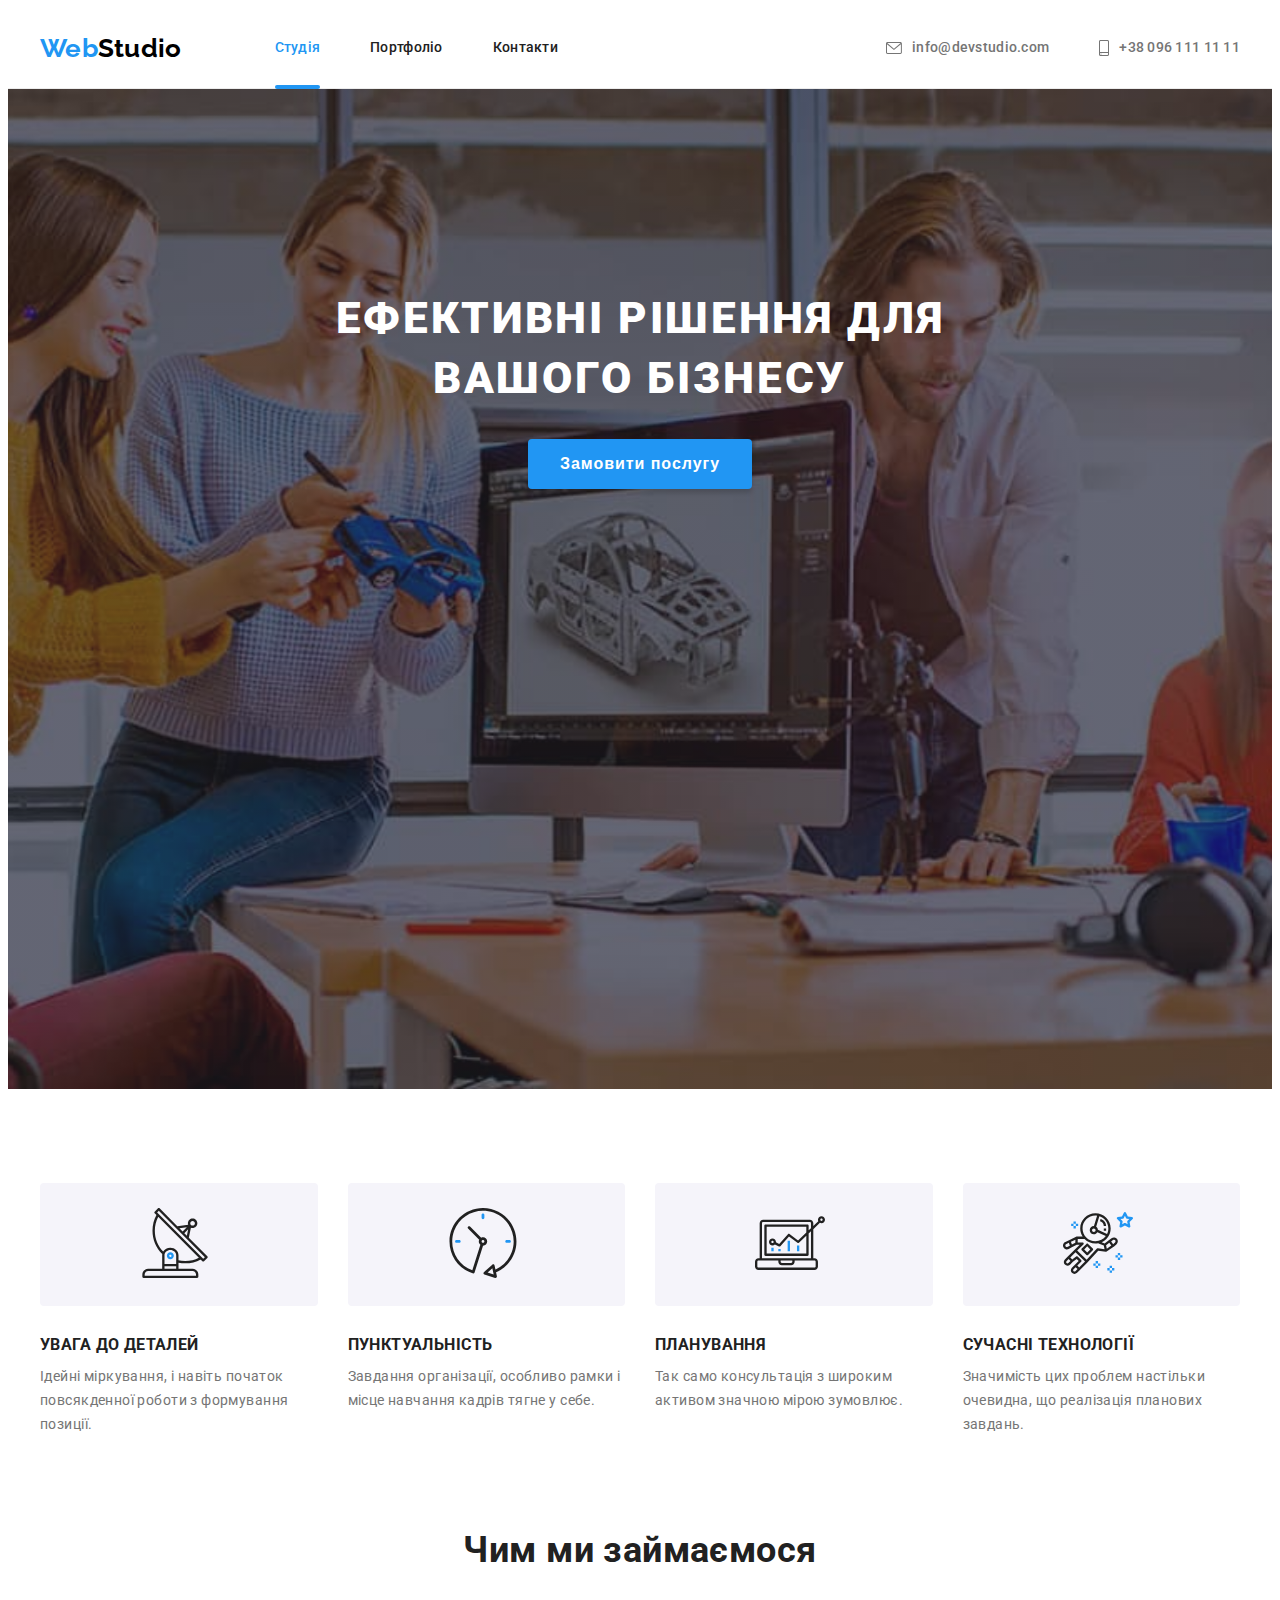
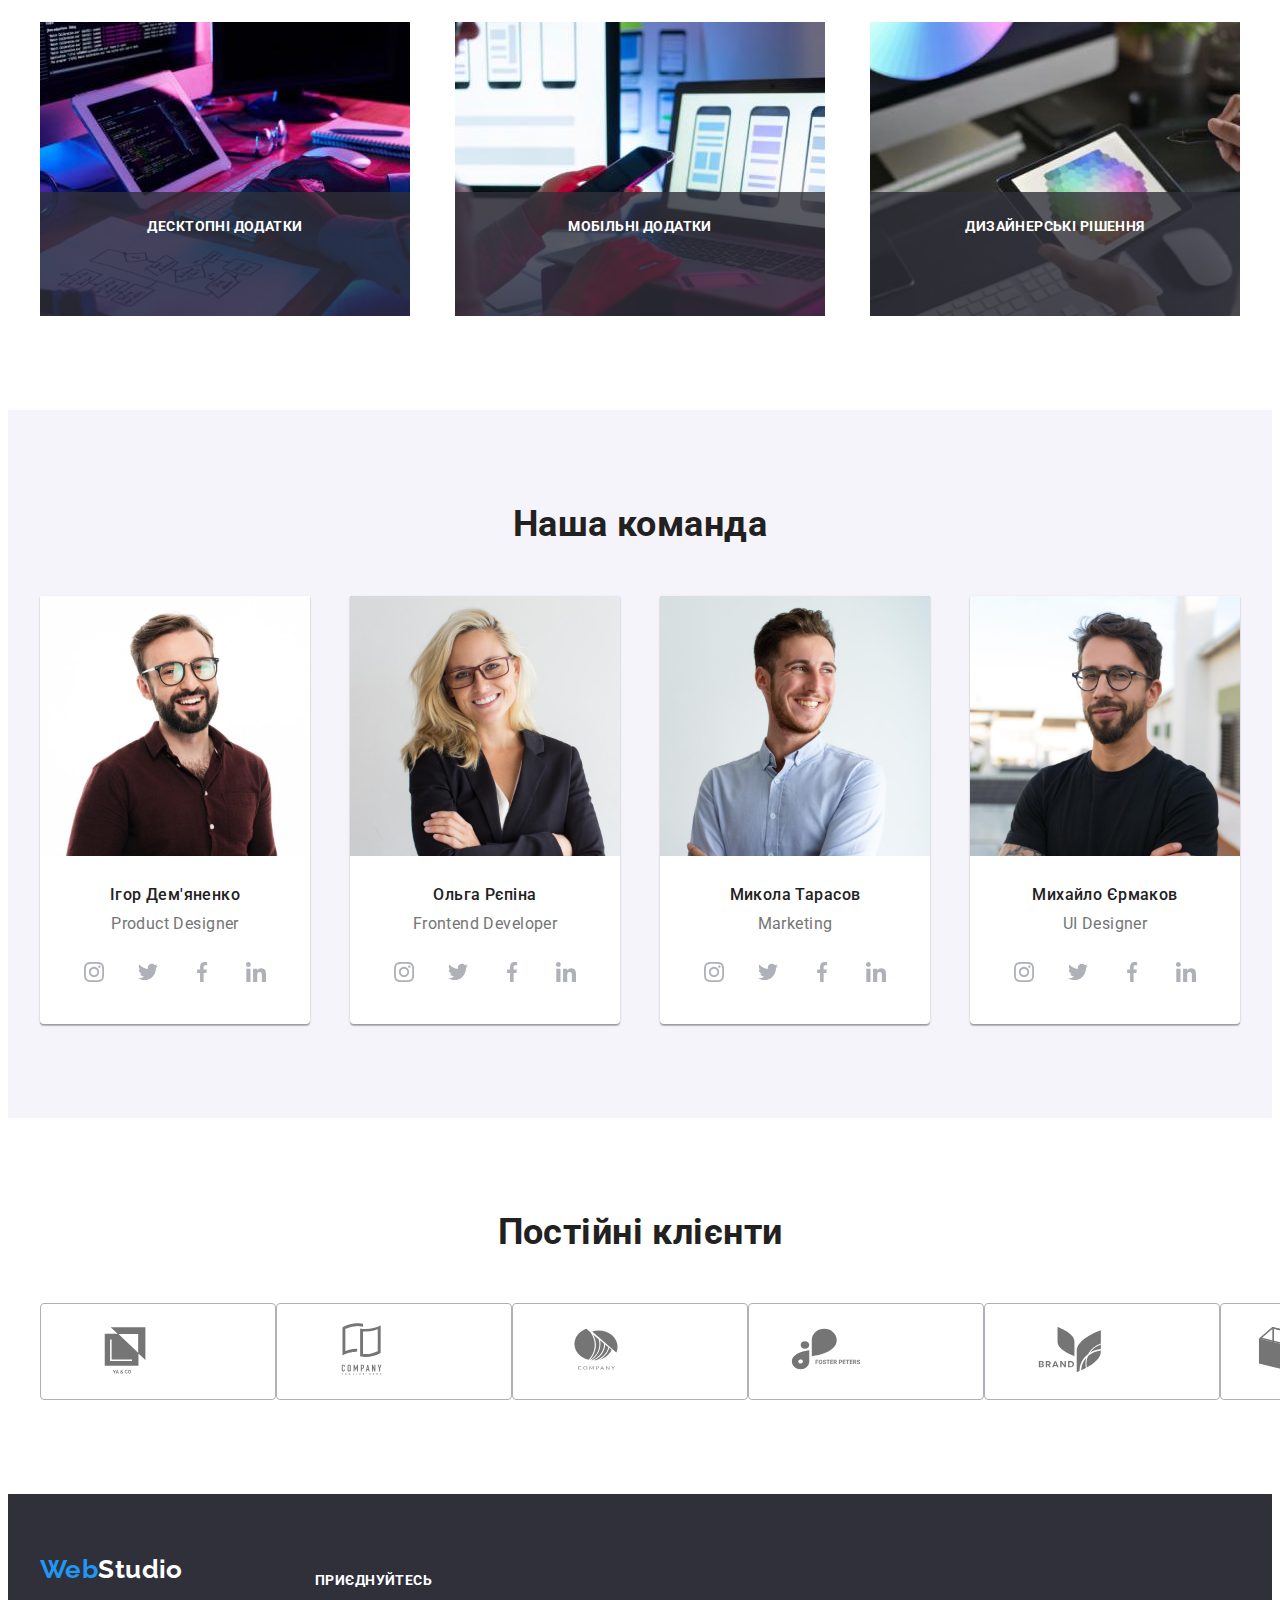
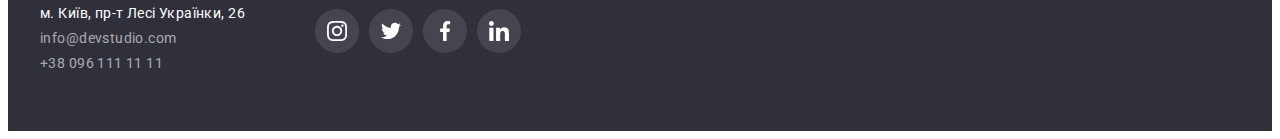
<file: index.html>
<!DOCTYPE html>
<html lang="uk">
  <head>
    <meta charset="UTF-8" />
    <meta http-equiv="X-UA-Compatible" content="IE=edge" />
    <meta name="viewport" content="width=device-width, initial-scale=1.0" />
    <title>WebStudio</title>
    <link rel="preconnect" href="https://fonts.googleapis.com" />
    <link rel="preconnect" href="https://fonts.gstatic.com" crossorigin />
    <link
      href="https://fonts.googleapis.com/css2?family=Raleway:wght@700&family=Roboto:wght@400;500;700;900&display=swap"
      rel="stylesheet"
    />
    <link
      rel="stylesheet"
      href="https://cdnjs.cloudflare.com/ajax/libs/modern-normalize/1.1.0/modern-normalize.min.css"
      integrity="sha512-wpPYUAdjBVSE4KJnH1VR1HeZfpl1ub8YT/NKx4PuQ5NmX2tKuGu6U/JRp5y+Y8XG2tV+wKQpNHVUX03MfMFn9Q=="
      crossorigin="anonymous"
      referrerpolicy="no-referrer"
    />
    <link rel="stylesheet" href="./css/styles.css" />
  </head>

<!-- BODY -->

  <body>

    <!-- HEADER -->
      
    <header class="header">
      <div class="container">
        <nav class="main-nav">
          <a class="logo link" href="./index.html"
            ><span class="logo-alt">Web</span>Studio</a
          >
          <ul class="list header-navigation">
            <li class="nav-item">
              <a href="./index.html" class="link current header-link">Студія</a>
            </li>
            <li class="nav-item">
              <a href="./portfolio.html" class="link header-link">Портфоліо</a>
            </li>
            <li class="nav-item">
              <a href="" class="link header-link">Контакти</a>
            </li>
          </ul>
        </nav>
        <ul class="list header-contacts">
          <li class="contacts-item">
            <a href="mailto:info@devstudio.com" class="link header-link">
              <svg class="mail-icon">
                <use href="./images/svg/inline.svg#icon-send"></use></svg
              >info@devstudio.com
            </a>
          </li>
          <li class="contacts-item">
            <a href="tel:+380961111111" class="link header-link"
              ><svg class="phone-icon">
                <use href="./images/svg/inline.svg#icon-phone"></use></svg
              >+38 096 111 11 11
            </a>
          </li>
        </ul>
      </div>
    </header>

<!-- MAIN -->

    <main>

<!-- HERO -->

      <section class="hero section">
        <div class="bg-image">
          <h1 class="hero-title">
            Ефективні рішення для <br />
            вашого бізнесу
          </h1>
          <button class="hero-button" type="button" data-modal-open>Замовити послугу</button>
        </div>
      </section>

<!-- FEATURES -->

      <section class="section">
        <div class="container">
          <h2 class="section-title visually-hidden">Переваги</h2>
          <ul class="list features-list">
            <li class="features-item">
              <div class="features-box">
                <svg class="features-icon">
                  <use href="./images/svg/inline.svg#icon-antenna"></use>
                </svg>
              </div>
              <h3 class="title features-title">УВАГА ДО ДЕТАЛЕЙ</h3>
              <p class="features-description">
                Ідейні міркування, і навіть початок повсякденної роботи з
                формування позиції.
              </p>
            </li>
            <li class="features-item">
              <div class="features-box">
                <svg class="features-icon">
                  <use href="./images/svg/inline.svg#icon-clock"></use>
                </svg>
              </div>
              <h3 class="title features-title">ПУНКТУАЛЬНІСТЬ</h3>
              <p class="features-description">
                Завдання організації, особливо рамки і місце навчання кадрів
                тягне у себе.
              </p>
            </li>
            <li class="features-item">
              <div class="features-box">
                <svg class="features-icon">
                  <use href="./images/svg/inline.svg#icon-diagram"></use>
                </svg>
              </div>
              <h3 class="title features-title">ПЛАНУВАННЯ</h3>
              <p class="features-description">
                Так само консультація з широким активом значною мірою зумовлює.
              </p>
            </li>
            <li class="features-item">
              <div class="features-box">
                <svg class="features-icon">
                  <use href="./images/svg/inline.svg#icon-astronaut"></use>
                </svg>
              </div>
              <h3 class="title features-title">СУЧАСНІ ТЕХНОЛОГІЇ</h3>
              <p class="features-description">
                Значимість цих проблем настільки очевидна, що реалізація
                планових завдань.
              </p>
                       </li>
          </ul>
        </div>
      </section>

<!-- WORKS -->

      <section class="section works">
        <div class="container">
          <h2 class="section-title works-title">Чим ми займаємося</h2>
          <ul class="list works-list">
            <li class="works-item">
              <img src="./images/web.jpg" alt="Людина пише код" width="370" />
               <h3 class="works-description">Десктопні додатки</h3>
            </li>
            <li class="works-item">
              <img
                src="./images/mobile.jpg"
                alt="Людина створює мобільну версію сайту"
                width="370"
              />
              <h3 class="works-description">Мобільні додатки</h3>
            </li>
            <li class="works-item">
              <img
                src="./images/design.jpg"
                alt="Людина розробляє дизайн"
                width="370"
              />
               <h3 class="works-description">Дизайнерські рішення</h3>
            </li>
          </ul>
        </div>
      </section>

<!-- TEAM -->

      <section class="team section">
        <div class="container">
          <h2 class="section-title">Наша команда</h2>
          <ul class="list team-list">
            <li class="team-item">
              <img
                src="./images/igor.jpg"
                alt="Фото Ігор Дем'яненко"
                width="270"
                class="team-image"
              />
              <h3 class="title team-title">Ігор Дем'яненко</h3>
              <p lang="en" class="team-role">Product Designer</p>
             <ul class="list team-social">
                <li class="team-box"><a href="">
                <svg class="social-icon" aria-label="инстаграм">
                  <use href="./images/svg/inline.svg#icon-instagram"></use>
                </svg>
              </a>
              </li>
                <li class="team-box"><a href="">
                <svg class="social-icon" aria-label="твитер">
                  <use href="./images/svg/inline.svg#icon-twitter"></use>
                </svg>
              </a>
              </li>
                <li class="team-box"><a href="">
                <svg class="social-icon" aria-label="фейсбук">
                  <use href="./images/svg/inline.svg#icon-facebook"></use>
                </svg>
              </a>
              </li>
                <li class="team-box"><a href="">
                <svg class="social-icon" aria-label="линкедин">
                  <use href="./images/svg/inline.svg#icon-linkedin"></use>
                </svg>
              </a>
              </li>
              </ul>
            </li>
            <li class="team-item">
              <img
                src="./images/olga.jpg"
                alt="Фото Ольга Рєпіна"
                width="270"
                class="team-image"
              />
              <h3 class="title team-title">Ольга Рєпіна</h3>
              <p lang="en" class="team-role">Frontend Developer</p>
               <ul class="list team-social">
                <li class="team-box"><a href="">
                <svg class="social-icon" aria-label="инстаграм">
                  <use href="./images/svg/inline.svg#icon-instagram"></use>
                </svg>
              </a>
              </li>
                <li class="team-box"><a href="">
                <svg class="social-icon" aria-label="твитер">
                  <use href="./images/svg/inline.svg#icon-twitter"></use>
                </svg>
              </a>
              </li>
                <li class="team-box"><a href="">
                <svg class="social-icon" aria-label="фейсбук">
                  <use href="./images/svg/inline.svg#icon-facebook"></use>
                </svg>
              </a>
              </li>
                <li class="team-box"><a href="">
                <svg class="social-icon" aria-label="линкедин">
                  <use href="./images/svg/inline.svg#icon-linkedin"></use>
                </svg>
              </a>
              </li>
              </ul>
            </li>
            <li class="team-item">
              <img
                src="./images/mykola.jpg"
                alt="Фото Микола Тарасов"
                width="270"
                class="team-image"
              />
              <h3 class="title team-title">Микола Тарасов</h3>
              <p lang="en" class="team-role">Marketing</p>
              <ul class="list team-social">
                <li class="team-box"><a href="">
                <svg class="social-icon" aria-label="инстаграм">
                  <use href="./images/svg/inline.svg#icon-instagram"></use>
                </svg>
              </a>
              </li>
                <li class="team-box"><a href="">
                <svg class="social-icon" aria-label="твитер">
                  <use href="./images/svg/inline.svg#icon-twitter"></use>
                </svg>
              </a>
              </li>
                <li class="team-box"><a href="">
                <svg class="social-icon" aria-label="фейсбук">
                  <use href="./images/svg/inline.svg#icon-facebook"></use>
                </svg>
              </a>
              </li>
                <li class="team-box"><a href="">
                <svg class="social-icon" aria-label="линкедин">
                  <use href="./images/svg/inline.svg#icon-linkedin"></use>
                </svg>
              </a>
              </li>
              </ul>
            <li class="team-item">
              <img
                src="./images/myhailo.jpg"
                alt="Фото Михайло Єрмаков"
                width="270"
                class="team-image"
              />
              <h3 class="title team-title">Михайло Єрмаков</h3>
              <p lang="en" class="team-role">UI Designer</p> 
              <ul class="list team-social">
                <li class="team-box">
                  <a href="">
                <svg class="social-icon" aria-label="инстаграм">
                  <use href="./images/svg/inline.svg#icon-instagram"></use>
                </svg>
              </a>
              </li>
                <li class="team-box"><a href="">
                <svg class="social-icon" aria-label="твитер">
                  <use href="./images/svg/inline.svg#icon-twitter"></use>
                </svg>
              </a>
              </li>
                <li class="team-box"><a href="">
                <svg class="social-icon" aria-label="фейсбук">
                  <use href="./images/svg/inline.svg#icon-facebook"></use>
                </svg>
              </a>
              </li>
                <li class="team-box"><a href="">
                <svg class="social-icon" aria-label="линкедин">
                  <use href="./images/svg/inline.svg#icon-linkedin"></use>
                </svg>
              </a>
              </li>
              </ul>
            </li>
          </ul>
        </div>
      </section>

<!-- CONST_CLIENTS -->

      <section class="section">
        <div class="container">
          <h2 class="section-title regular-title">Постійні клієнти</h2>
          <ul class="list regular-list">
            <li class="regular-item">
              <a href=""
                ><div class="regular-box">
                  <svg class="regular-icon">
                    <use href="./images/svg/inline.svg#icon-logo"></use>
                  </svg></div
              ></a>
            </li>
            <li class="regular-item">
              <a href=""
                ><div class="regular-box">
                   <svg class="regular-icon">
                    <use href="./images/svg/inline.svg#icon-logo2"></use>
                  </svg></a>
            </li>
            <li class="regular-item">
              <a href=""
                ><div class="regular-box">
                   <svg class="regular-icon">
                    <use href="./images/svg/inline.svg#icon-logo3"></use>
                  </svg></a>
            </li>
            <li class="regular-item">
              <a href=""
                ><div class="regular-box">
                  <svg class="regular-icon">
                    <use href="./images/svg/inline.svg#icon-logo4"></use>
                  </svg></a>
            </li>
            <li class="regular-item">
              <a href=""
                ><div class="regular-box">
                  <svg class="regular-icon">
                    <use href="./images/svg/inline.svg#icon-logo5"></use>
                  </svg></a>
            </li>
            <li class="regular-item">
              <a href=""
                ><div class="regular-box">
                  <svg class="regular-icon">
                    <use href="./images/svg/inline.svg#icon-logo6"></use>
                  </svg></a>
            </li>
          </ul>
        </div>
      </section>
    </main>

<!-- FOOTER -->

    <footer class="down">
      <div class="container">
        <div>
        <a class="logo link" href="./index.html"
          ><span class="logo-alt">Web</span>Studio</a
        >
        <address class="address-links">
          <ul class="list">
            <li>
              <a
                href="https://goo.gl/maps/8YhXsYSJFVJWYGrg9"
                class="link map-link"
                target="_blank"
                rel="nofollow noopener noreferrer"
                >м. Київ, пр-т Лесі Українки, 26</a
              >
            </li>
            <li>
              <a href="mailto:info@devstudio.com" class="link"
                >info@devstudio.com
              </a>
            </li>
            <li>
              <a href="tel:+380961111111" class="link">+38 096 111 11 11 </a>
            </li>
          </ul></div>

<!-- FUTER SOCIAL NETWORKS -->

          <div class="conect-box"><h3 class="conect">приєднуйтесь</h3>
            <ul class="list futer-social">
                <li class="futer-box">
                  <a href="">
                  <svg class="social-icon" aria-label="инстаграм">
                  <use href="./images/svg/inline.svg#icon-instagram"></use>
                </svg>
              </a>
              </li>
                <li class="futer-box">
                   <a href="">
                <svg class="social-icon" aria-label="твиттер">
                  <use href="./images/svg/inline.svg#icon-twitter"></use>
                </svg>
                </a>
              </li>
                <li class="futer-box">
                   <a href="">
                <svg class="social-icon" aria-label="фейсбук">
                  <use href="./images/svg/inline.svg#icon-facebook"></use>
                </svg>
                </a>
              </li>
                <li class="futer-box">
                   <a href="">
                <svg class="social-icon" aria-label="линкедин">
                  <use href="./images/svg/inline.svg#icon-linkedin"></use>
                </svg>
                </a>
              </li>
              </ul>
                        </div>
        </address>
      </div>
    </footer>

<!-- MODAL -->

<div class="modal-backdrop is-hidden" data-modal>
  <div class="modal-window">
    <button type="button" class="escape-button" data-modal-close >
       <svg>
      <use href="./images/svg/inline.svg#icon-escape"></use>
    </svg></button>
    </div>
</div>

 <script src="./javascript/modal.js"></script>
  </body>
</html>
</file>
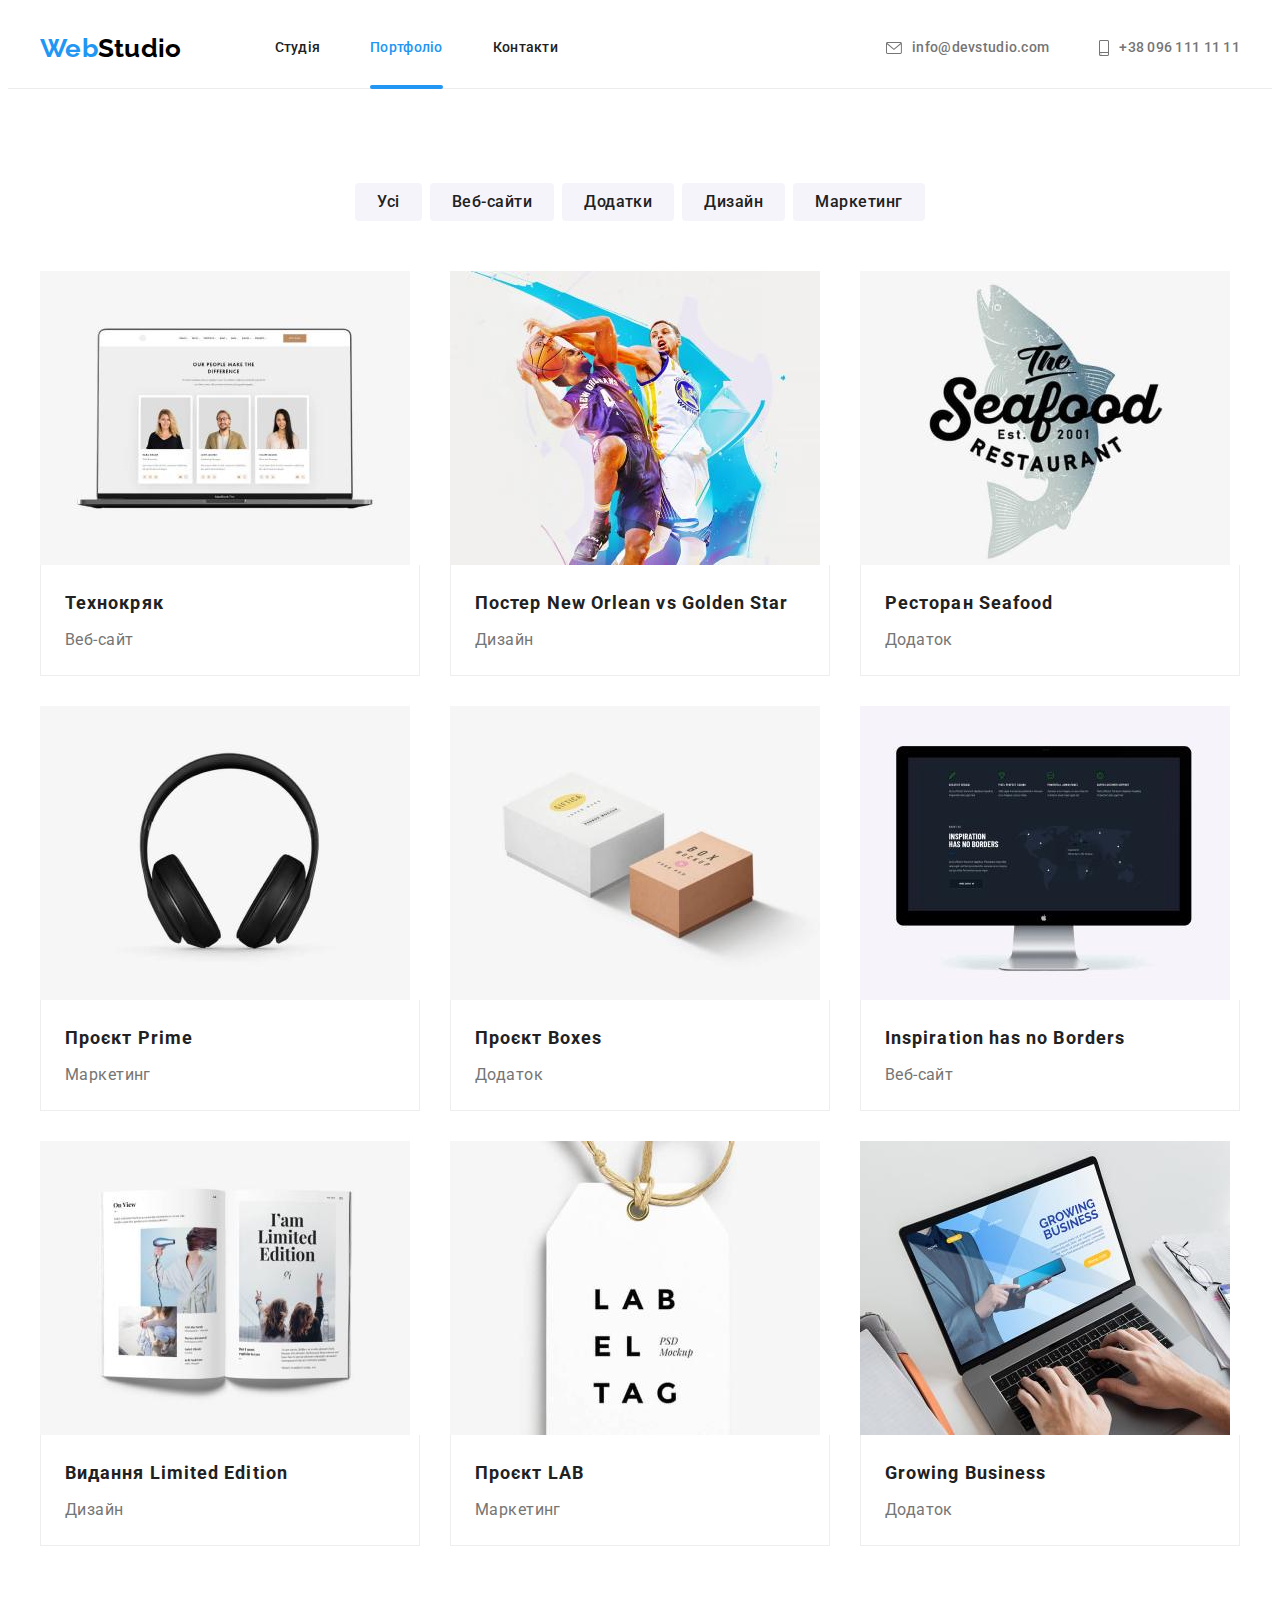
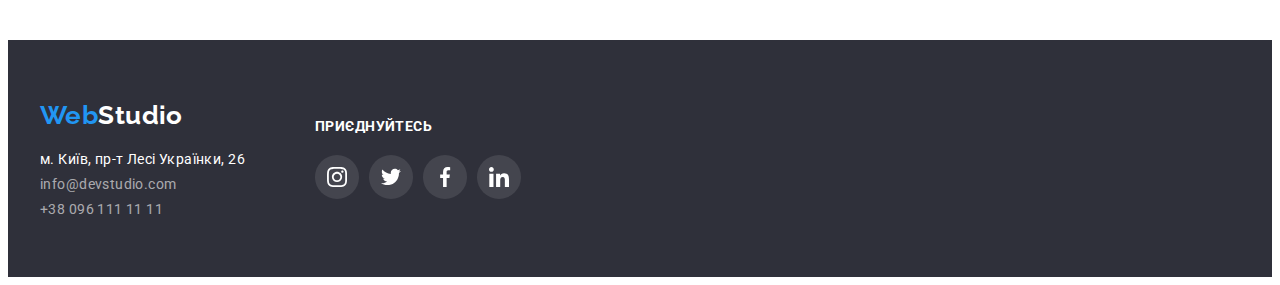
<file: portfolio.html>
<!DOCTYPE html>
<html lang="uk">
  <head>
    <meta charset="UTF-8" />
    <meta http-equiv="X-UA-Compatible" content="IE=edge" />
    <meta name="viewport" content="width=device-width, initial-scale=1.0" />
    <title>Portfolio</title>
    <link rel="preconnect" href="https://fonts.googleapis.com" />
    <link rel="preconnect" href="https://fonts.gstatic.com" crossorigin />
    <link
      href="https://fonts.googleapis.com/css2?family=Raleway:wght@700&family=Roboto:wght@400;500;700;900&display=swap"
      rel="stylesheet"
    />
    <link
      rel="stylesheet"
      href="https://cdnjs.cloudflare.com/ajax/libs/modern-normalize/1.1.0/modern-normalize.min.css"
      integrity="sha512-wpPYUAdjBVSE4KJnH1VR1HeZfpl1ub8YT/NKx4PuQ5NmX2tKuGu6U/JRp5y+Y8XG2tV+wKQpNHVUX03MfMFn9Q=="
      crossorigin="anonymous"
      referrerpolicy="no-referrer"
    />
    <link rel="stylesheet" href="./css/styles.css" />
  </head>

<!-- BODY -->

  <body>

    <!-- HEADER -->
    
    <header class="header">
      <div class="container">
        <nav class="main-nav">
          <a class="logo link" href="./index.html"
            ><span class="logo-alt">Web</span>Studio</a
          >
          <ul class="list header-navigation">
            <li class="nav-item">
              <a href="./index.html" class="link header-link">Студія</a>
            </li>
            <li class="nav-item">
              <a href="./portfolio.html" class="link current header-link">Портфоліо</a>
            </li>
            <li class="nav-item">
              <a href="" class="link header-link">Контакти</a>
            </li>
          </ul>
        </nav>
        <ul class="list header-contacts">
          <li class="contacts-item">
            <a href="mailto:info@devstudio.com" class="link header-link"
              >  <svg class="mail-icon">
                <use href="./images/svg/inline.svg#icon-send"></use></svg
              >info@devstudio.com
            </a>
          </li>
          <li class="contacts-item">
            <a href="tel:+380961111111" class="link header-link"
              ><svg class="phone-icon">
                <use href="./images/svg/inline.svg#icon-phone"></use></svg
              >+38 096 111 11 11
            </a>
          </li>
        </ul>
      </div>
    </header>

<!-- MAIN -->

      <main>

<!-- EXAMPLES -->

        <section class="examples section"><div class="container">
          <h2 class="section-title visually-hidden">Приклади робіт </h2>

<!-- EXAMPLES BUTTONS -->

          <ul class="list example-list">
            <li class="button-item"><button type="button" class="examples-button">Усі</button></li>
            <li class="button-item">
              <button type="button" class="examples-button">Веб-сайти</button>
            </li>
            <li class="button-item">
              <button type="button" class="examples-button">Додатки</button>
            </li>
            <li class="button-item">
              <button type="button" class="examples-button">Дизайн</button>
            </li>
            <li class="button-item">
              <button type="button" class="examples-button">Маркетинг</button>
            </li>
          </ul>

<!-- EXAMPLES ITEMS -->

          <ul class="list example-cards">
            <li class="example-item" ><a href="" class="link"
              ><div class="thumb-overley">
              <img
                src="./images/techno.jpg"
                alt="Ноутбук"
                width="370"
                class="example-images"
              />
            <p class="example-overley">Ресурс пропонує комплексні пропозиції з різним рівнем функціоналу та сервісів. 
              Все це дозволить відвідувачу отримати вичерпні відомості про компанію чи приватну особу.
            </p>
            </div>
              <div class="examle-description"><h3 class="title">Технокряк</h3>
              <p class="examples-type">Веб-сайт</p></div>
            </a></li>
            <li class="example-item" ><a href="" class="link"
              ><div class="thumb-overley">
              <img
                src="./images/orlean-stars.jpg"
                alt=" Два чоловіка грають у баскетбол"
                width="370"
                class="example-images"
              /><p class="example-overley">Ресурс пропонує комплексні пропозиції з різним рівнем функціоналу та сервісів. 
              Все це дозволить відвідувачу отримати вичерпні відомості про компанію чи приватну особу.
            </p></div>
              <div class="examle-description"><h3 class="title">Постер New Orlean vs Golden Star</h3>
              <p class="examples-type">Дизайн</p></div>
            </a></li>
            <li class="example-item" ><a href="" class="link"
              ><div class="thumb-overley">
              <img
                src="./images/seafood.jpg"
                alt=" Логотип ресторану"
                width="370"
                class="example-images"
              /><p class="example-overley">Ресурс пропонує комплексні пропозиції з різним рівнем функціоналу та сервісів. 
              Все це дозволить відвідувачу отримати вичерпні відомості про компанію чи приватну особу.
            </p></div>
              <div class="examle-description"><h3 class="title">Ресторан Seafood</h3>
              <p class="examples-type">Додаток</p></div>
            </a></li>
            <li class="example-item" ><a href="" class="link"
              ><div class="thumb-overley">
              <img
                src="./images/prime.jpg"
                alt="Навушники"
                width="370"
                class="example-images"
              /><p class="example-overley">Ресурс пропонує комплексні пропозиції з різним рівнем функціоналу та сервісів. 
              Все це дозволить відвідувачу отримати вичерпні відомості про компанію чи приватну особу.
            </p></div>
              <div class="examle-description"><h3 class="title">Проєкт Prime</h3>
              <p class="examples-type">Маркетинг</p></div>
            </a></li>
            <li class="example-item" ><a href="" class="link"
              ><div class="thumb-overley">
              <img
                src="./images/boxes.jpg"
                alt="Коробки"
                width="370"
                class="example-images"
              /><p class="example-overley">Ресурс пропонує комплексні пропозиції з різним рівнем функціоналу та сервісів. 
              Все це дозволить відвідувачу отримати вичерпні відомості про компанію чи приватну особу.
            </p></div>
              <div class="examle-description"><h3 class="title">Проєкт Boxes</h3>
              <p class="examples-type">Додаток</p></div>
            </a></li>
            <li class="example-item" ><a href="" class="link"
              ><div class="thumb-overley">
              <img
                src="./images/inspiration.jpg"
                alt="Монітор"
                width="370"
                class="example-images"
              /><p class="example-overley">Ресурс пропонує комплексні пропозиції з різним рівнем функціоналу та сервісів. 
              Все це дозволить відвідувачу отримати вичерпні відомості про компанію чи приватну особу.
            </p></div>
              <div class="examle-description"><h3 class="title">Inspiration has no Borders</h3>
              <p class="examples-type">Веб-сайт</p></div>
            </a></li>
            <li class="example-item" ><a href="" class="link"
              ><div class="thumb-overley">
              <img
                src="./images/limited.jpg"
                alt="Книжка"
                width="370"
                class="example-images"
              />
              <p class="example-overley">Ресурс пропонує комплексні пропозиції з різним рівнем функціоналу та сервісів. 
              Все це дозволить відвідувачу отримати вичерпні відомості про компанію чи приватну особу.
            </p></div>
              <div class="examle-description"><h3 class="title">Видання Limited Edition</h3>
              <p class="examples-type">Дизайн</p></div>
            </a></li>
            <li class="example-item" ><a href="" class="link"
              ><div class="thumb-overley">
              <img
                src="./images/lab.jpg"
                alt="Лейба"
                width="370"
                class="example-images"
              /><p class="example-overley">Ресурс пропонує комплексні пропозиції з різним рівнем функціоналу та сервісів. 
              Все це дозволить відвідувачу отримати вичерпні відомості про компанію чи приватну особу.
            </p></div>
              <div class="examle-description"><h3 class="title">Проєкт LAB</h3>
              <p class="examples-type">Маркетинг</p></div>
            </a></li>
            <li class="example-item" ><a href="" class="link"
              ><div class="thumb-overley">
              <img
                src="./images/growing.jpg"
                alt="Додаток на ноутбуці"
                width="370"
                class="example-images"
              /><p class="example-overley">Ресурс пропонує комплексні пропозиції з різним рівнем функціоналу та сервісів. 
              Все це дозволить відвідувачу отримати вичерпні відомості про компанію чи приватну особу.
            </p></div>
              <div class="examle-description"><h3 class="title">Growing Business</h3>
              <p class="examples-type">Додаток</p></div>
            </a></li>
          </ul>
        </div></section>
      </main>

<!-- FOOTER -->

 <footer class="down">
      <div class="container">
        <div>
        <a class="logo link" href="./index.html"
          ><span class="logo-alt">Web</span>Studio</a
        >
        <address class="address-links">
          <ul class="list">
            <li>
              <a
                href="https://goo.gl/maps/8YhXsYSJFVJWYGrg9"
                class="link map-link"
                target="_blank"
                rel="nofollow noopener noreferrer"
                >м. Київ, пр-т Лесі Українки, 26</a
              >
            </li>
            <li>
              <a href="mailto:info@devstudio.com" class="link"
                >info@devstudio.com
              </a>
            </li>
            <li>
              <a href="tel:+380961111111" class="link">+38 096 111 11 11 </a>
            </li>
          </ul></div>

<!-- FUTER SOCIAL NETWORKS -->

          <div class="conect-box"><h3 class="conect">приєднуйтесь</h3>
            <ul class="list futer-social">
                <li class="futer-box">
                  <a href="">
                  <svg class="social-icon" aria-label="инстаграм">
                  <use href="./images/svg/inline.svg#icon-instagram"></use>
                </svg>
              </a>
              </li>
                <li class="futer-box">
                   <a href="">
                <svg class="social-icon" aria-label="твиттер">
                  <use href="./images/svg/inline.svg#icon-twitter"></use>
                </svg>
                </a>
              </li>
                <li class="futer-box">
                   <a href="">
                <svg class="social-icon" aria-label="фейсбук">
                  <use href="./images/svg/inline.svg#icon-facebook"></use>
                </svg>
                </a>
              </li>
                <li class="futer-box">
                   <a href="">
                <svg class="social-icon" aria-label="линкедин">
                  <use href="./images/svg/inline.svg#icon-linkedin"></use>
                </svg>
                </a>
              </li>
              </ul>
                        </div>
        </address>
      </div>
    </footer>
   
  </body>
</html>
</file>
<file: css/styles.css>
:root {
  --text-color: #757575;
  --tittle-text-color: #212121;
  --alt-text-color: #2196f3;
  --background-color: #ffffff;
  --alt-background-color: #f5f4fa;
  --dark-background-color: #2f303a;
  --primal-margin: 94px;
  --flex-primal-margin: 30px;
}
body {
  /* margin-left: auto;
  margin-right: auto;
  max-width: 1600px; */
  min-width: 1200px;
  background-color: var(--background-color);
  color: var(--text-color);
  font-family: "Roboto", sans-serif;
  font-size: 14px;
  letter-spacing: 0.03em;
}

.visually-hidden {
  position: absolute;
  width: 1px;
  height: 1px;
  margin: -1px;
  border: 0;
  padding: 0;

  white-space: nowrap;
  clip-path: inset(100%);
  clip: rect(0 0 0 0);
  overflow: hidden;
}

p {
  margin-bottom: 0;
  margin-top: 0;
  padding: 0;
}

.container {
  margin-left: auto;
  margin-right: auto;
  padding-left: 15px;
  padding-right: 15px;
  width: 1200px;
}

section.section {
  padding-top: var(--primal-margin);
  padding-bottom: var(--primal-margin);
}

.list {
  padding: 0;
  margin-bottom: 0;
  margin-top: 0;
  list-style: none;
}
.link {
  text-decoration: none;
}

.center {
  text-align: center;
}
img {
  display: block;
  max-width: 100%;
  height: auto;
}

/* SOCIAL-LINK */

.social-icon {
  fill: currentColor;
  width: 20px;
  height: 20px;
}
.futer-box > a,
.team-box > a {
  display: flex;
  justify-content: center;
  align-items: center;
  width: 44px;
  height: 44px;
  color: inherit;
}

/* **Header** */

.header {
  font-weight: 500;
  line-height: 1.14;
  letter-spacing: 0.02em;
}
.logo {
  color: #000000;
  font-weight: 700;
  font-family: "Raleway", sans-serif;
  font-size: 26px;
  line-height: 1.19;
}
.main-nav > .logo.link {
  margin-right: 93px;
}
.logo-alt {
  color: var(--alt-text-color);
}
.header .container {
  display: flex;
  align-items: center;
}
.header .main-nav {
  display: flex;
  align-items: center;
}
.header-navigation {
  display: flex;
}
.nav-item .header-link {
  display: block;
  padding-bottom: 32px;
  padding-top: 32px;
}
.header .nav-item:not(:last-child) {
  margin-right: 50px;
}

.header-navigation .link.current {
  position: relative;
  color: var(--alt-text-color);
}
.header-navigation .link.current::after {
  position: absolute;
  bottom: -1px;
  left: 0;
  content: "";
  width: 100%;
  height: 4px;
  border-radius: 2px;
  background-color: var(--alt-text-color);
}

.header-navigation .link {
  color: var(--tittle-text-color);
  transition: color 250ms cubic-bezier(0.4, 0, 0.2, 1);
}
.header-contacts {
  display: flex;
  margin-left: auto;
}
.header-contacts .contacts-item + .contacts-item {
  margin-left: 50px;
}
.header-contacts .header-link {
  display: inline-flex;
  align-items: center;
  color: var(--text-color);
  padding-bottom: 32px;
  padding-top: 32px;
  transition: color 250ms cubic-bezier(0.4, 0, 0.2, 1);
}
.header .header-link:focus,
.header .header-link:hover {
  color: var(--alt-text-color);
}
.header {
  border-bottom: 1px solid #ececec;
}

.phone-icon {
  width: 10px;
  height: 16px;
  margin-right: 10px;
  fill: currentColor;
}

.mail-icon {
  width: 16px;
  height: 12px;
  margin-right: 10px;
  fill: currentColor;
}

/* ** Main ** */

.section-title,
.title {
  margin-bottom: 0;
  margin-top: 0;
  padding: 0;
  color: var(--tittle-text-color);
}
.section-title {
  font-size: 36px;
  line-height: 1.16;
  text-align: center;
}

/* HERO */

.hero {
  /* width: 1600px;
  padding: 200px 452px; */

  background-color: var(--dark-background-color);
  text-align: center;
}
.hero.section {
  padding-bottom: 0px;
  padding-top: 0px;
}
.hero-title {
  margin-top: 0;
  padding: 0;
  margin-bottom: 30px;
  min-width: 696px;
  color: var(--background-color);
  font-weight: 900;
  font-size: 44px;
  line-height: 1.36;
  letter-spacing: 0.06em;
  text-transform: uppercase;
}
.hero-button {
  display: inline-block;
  padding: 10px 32px;
  color: var(--background-color);
  background: var(--alt-text-color);
  box-shadow: 0px 4px 4px rgba(0, 0, 0, 0.15);
  border-radius: 4px;
  cursor: pointer;
  font-weight: 700;
  font-size: 16px;
  line-height: 1.88;
  text-align: center;
  letter-spacing: 0.06em;
  border: none;
  transition: color 250ms cubic-bezier(0.4, 0, 0.2, 1),
    background-color 250ms cubic-bezier(0.4, 0, 0.2, 1);
}
.hero-button:focus,
.hero-button:hover {
  color: var(--tittle-text-color);
  background: var(--alt-background-color);
}
.hero .bg-image {
  padding-bottom: 200px;
  padding-top: 200px;
  height: 600px;
  max-width: 1600px;
  margin-left: auto;
  margin-right: auto;
  background-image: linear-gradient(
      to right,
      rgba(47, 48, 58, 0.4),
      rgba(47, 48, 58, 0.4)
    ),
    url(../images/background.jpg);
  background-size: cover;
  background-position: center;
}

/* Features */

.features-title {
  margin-bottom: 10px;
  line-height: 1.14;
  text-transform: uppercase;
}
.features-description {
  line-height: 1.71;
}
.features-list {
  display: flex;
  justify-content: space-between;
}
.features-item {
  width: calc((100% - 3 * var(--flex-primal-margin)) / 4);
}
.features-box {
  padding: 25px 100px;
  background: var(--alt-background-color);
  border-radius: 4px;
  margin-bottom: var(--flex-primal-margin);
}
.features-icon {
  /* display: block;
  margin-left: auto;
  margin-right: auto;
  width: inherit; */
  height: 70px;
  width: 70px;
}
/* .features-item::before {
  content: "";
  margin-bottom: var(--flex-primal-margin);
  height: 120px;
  display: block;
  background: #f5f4fa;
  border-radius: 4px;
  background-position: center;
  background-repeat: no-repeat;
  background-size: 70px;
}
.features-item:first-child::before {
  background-image: url(../images/svg/antenna.svg);
}
.features-item:nth-child(2)::before {
  background-image: url(../images/svg/clock.svg);
}
.features-item:nth-child(3)::before {
  background-image: url(../images/svg/diagram.svg);
}
.features-item:nth-child(4)::before {
  background-image: url(../images/svg/astronaut.svg);
} */
/* .features-item:not(:last-child) {
  margin-right: 30px;
}  */

/* Works */

.section.works {
  padding-top: 0;
}
.works-title,
.regular-title {
  margin-bottom: 50px;
}
.works-list {
  display: flex;
  justify-content: space-between;
}
.works-item {
  position: relative;
  /* width: calc((100% - 60 px) / 3); */
}
/* .works-item + .works-item {
  margin-left: 30px;
} */
.works-item .works-description {
  position: absolute;
  bottom: 0;
  margin: 0;
  padding: 27px 0;
  width: 100%;
  height: 70px;
  color: var(--background-color);
  background-color: rgba(47, 48, 58, 0.8);
  font-size: 14px;
  line-height: 1.14;
  text-align: center;
  text-transform: uppercase;
}

/* .works-item > img {
  display: block;
} */

/* Team */

.team {
  background-color: var(--alt-background-color);
}
.team-title {
  margin-bottom: 10px;
  font-weight: 500;
  font-size: 16px;
  line-height: 1.18;
  text-align: center;
}
.team-role {
  margin-bottom: 16px;
  font-size: 16px;
  line-height: 1.18;
  text-align: center;
}
.team-image {
  margin-bottom: 30px;
}
.team .section-title {
  margin-bottom: 50px;
}

.team .team-item {
  /* width: calc((100% - 90px) / 4); */
  padding-bottom: 30px;
  box-shadow: 0px 1px 3px rgba(0, 0, 0, 0.12), 0px 1px 1px rgba(0, 0, 0, 0.14),
    0px 2px 1px rgba(0, 0, 0, 0.2);
  border-radius: 0px 0px 4px 4px;
  background-color: var(--background-color);
}

.team-list {
  display: flex;
  justify-content: space-between;
}

/* .team .team-item:not(:last-child) {
  margin-right: 30px;
} */

.team-social {
  display: inline-flex;
  align-items: center;
  justify-content: center;
  padding-right: 32px;
  padding-left: 32px;
}
.team-box {
  display: inline-flex;
  justify-content: center;
  align-items: center;
  border-radius: 50%;
  color: #afb1b8;
  transition: color 250ms cubic-bezier(0.4, 0, 0.2, 1),
    background-color 250ms cubic-bezier(0.4, 0, 0.2, 1);
}

.team-box:hover,
.team-box:focus {
  background-color: var(--alt-text-color);
  color: var(--background-color);
}
/* .team-icon:hover,
.team-icon:focus {
  fill: currentColor
} */
.team-social .team-box + .team-box {
  margin-left: 10px;
}

/* REGULAR */

.regular-list {
  display: flex;
  justify-content: space-between;
}
.regular-box {
  width: 170px;
  padding: 16px 32px;
  border: 1px solid #afb1b8;
  border-radius: 4px;
  transition: color 250ms cubic-bezier(0.4, 0, 0.2, 1),
    border-color 250ms cubic-bezier(0.4, 0, 0.2, 1);
}
.regular-box:hover,
.regular-box:focus {
  border-color: var(--alt-text-color);
  color: var(--alt-text-color);
}
.regular-icon {
  fill: currentColor;
  width: 106px;
  height: 60px;
}
.regular-item a {
  color: inherit;
}

/* ** Portfolio Main ** */

.examples-button {
  padding: 6px 22px;
  color: var(--tittle-text-color);
  background-color: var(--alt-background-color);
  border-radius: 4px;
  border: none;
  cursor: pointer;
  font-family: "Roboto";
  font-weight: 500;
  font-size: 16px;
  line-height: 1.62;
  text-align: center;
  letter-spacing: 0.03em;
  transition: color 250ms cubic-bezier(0.4, 0, 0.2, 1),
    background-color 250ms cubic-bezier(0.4, 0, 0.2, 1),
    box-shadow 250ms cubic-bezier(0.4, 0, 0.2, 1);
}
.examples-button:hover,
.examples-button:focus {
  color: var(--background-color);
  background-color: var(--alt-text-color);
  box-shadow: 0px 3px 1px rgba(0, 0, 0, 0.1), 0px 1px 2px rgba(0, 0, 0, 0.08),
    0px 2px 2px rgba(0, 0, 0, 0.12);
}
.examples .title {
  /* padding-left: 24px; */
  margin-bottom: 4px;
  font-size: 18px;
  line-height: 2;
  letter-spacing: 0.06em;
}
.examples-type {
  /* padding-left: 24px; */
  color: var(--text-color);
  font-size: 16px;
  line-height: 1.88;
}

/* .example-images {
  display: block;
} */
/* .example-cards li {
  padding-bottom: 20px;
} */
.example-list {
  display: flex;
  justify-content: center;
  align-items: center;
  margin-bottom: 50px;
}
.button-item:not(:last-child) {
  margin-right: 8px;
}
.example-item:hover,
.example-item:focus {
  box-shadow: 0px 1px 1px rgba(0, 0, 0, 0.12), 0px 4px 4px rgba(0, 0, 0, 0.06),
    1px 4px 6px rgba(0, 0, 0, 0.16);
}

.examples .example-cards {
  display: flex;
  flex-wrap: wrap;
  margin-bottom: calc(-1 * var(--flex-primal-margin));
  margin-right: calc(-1 * var(--flex-primal-margin));
}
.example-cards > .example-item {
  flex-basis: calc(100% / 3 - var(--flex-primal-margin));
  margin-right: var(--flex-primal-margin);
  margin-bottom: var(--flex-primal-margin);
  transition: box-shadow 250ms cubic-bezier(0.4, 0, 0.2, 1);
}
.thumb-overley {
  position: relative;
  overflow: hidden;
}

.example-overley {
  position: absolute;
  top: 0;
  left: 0;
  width: 100%;
  height: 100%;
  padding: 63px 24px;
  font-size: 18px;
  line-height: 1.56;
  color: var(--background-color);
  /* opacity: 1; */
  background-color: rgba(33, 150, 243, 0.9);
  transform: translateY(100%);
  transition: transform 250ms cubic-bezier(0.4, 0, 0.2, 1);
}

.example-item:hover .example-overley,
.example-item:focus .example-overley {
  transform: translateY(0);
}

/* Если прятать через опасити  */

/* .example-item:hover .example-overley,
.example-item:focus .example-overley {
  opacity: 1;
} */
/* .examples .example-item {
  width: calc((100% - 60px) / 3);
}
.examples .example-item:not(:nth-child(3n)) {
  margin-right: 30px;
}
.examples .example-item:not(:nth-last-child(-n + 3)) {
  margin-bottom: 30px;
} */

.examle-description {
  padding: 20px 24px;
  border-bottom: 1px solid #eeeeee;
  border-right: 1px solid #eeeeee;
  border-left: 1px solid #eeeeee;
}

/* ** Footer ** */

.down {
  margin-right: auto;
  margin-left: auto;
  padding-top: 60px;
  padding-bottom: 60px;
  background-color: var(--dark-background-color);
}
.down .container {
  display: flex;
  align-items: center;
}

.down .logo {
  display: inline-block;
  margin-bottom: 20px;
  color: var(--background-color);
}
.address-links .link {
  font-style: normal;
  display: inline-block;
  color: rgba(255, 255, 255, 0.6);
  transition: color 250ms cubic-bezier(0.4, 0, 0.2, 1);
}
.address-links .map-link.link {
  margin-bottom: 9px;
  color: var(--background-color);
}
.address-links .link:hover,
.address-links .link:focus {
  color: var(--alt-text-color);
}
.address-links li:nth-child(2) {
  margin-bottom: 9px;
}

.conect-box {
  margin-left: 70px;
  /* margin-top: 12px; - если не использовать 
  центрирование по вертикали */
}
.conect {
  margin-top: 0;
  margin-bottom: 20px;
  font-size: 14px;
  line-height: 1.14;
  text-transform: uppercase;
  color: #ffffff;
}
.futer-social {
  display: inline-flex;
  align-items: center;
  justify-content: center;
}
.futer-box {
  border-radius: 50%;
  color: var(--background-color);
  background-color: rgba(255, 255, 255, 0.1);
  transition: background-color 250ms cubic-bezier(0.4, 0, 0.2, 1);
}
.futer-box:hover,
.futer-box:focus {
  background-color: var(--alt-text-color);
}

/* .team-icon:hover,
.team-icon:focus {
  fill: currentColor
} */
.futer-social .futer-box + .futer-box {
  margin-left: 10px;
}

/* MODAL */

.modal-backdrop {
  position: fixed;
  top: 0;
  left: 0;
  width: 100%;
  height: 100%;
  background-color: rgba(0, 0, 0, 0.2);
}
.modal-backdrop.is-hidden {
  opacity: 0;
  pointer-events: none;
  visibility: hidden;
}

.modal-window {
  position: absolute;
  top: 50%;
  left: 50%;
  transform: translate(-50%, -50%);
  width: 528px;
  height: 581px;
  background: var(--background-color);
  box-shadow: 0px 1px 3px rgba(0, 0, 0, 0.12), 0px 1px 1px rgba(0, 0, 0, 0.14),
    0px 2px 1px rgba(0, 0, 0, 0.2);
  border-radius: 4px;
}
.escape-button {
  position: absolute;
  top: 8px;
  right: 8px;
  width: 30px;
  height: 30px;
  border: 1px solid rgba(0, 0, 0, 0.1);
  border-radius: 50%;
  color: #000000;
  background-color: var(--background-color);
  transition: background-color 250ms cubic-bezier(0.4, 0, 0.2, 1),
    border-color 250ms cubic-bezier(0.4, 0, 0.2, 1);
}

.escape-button > svg {
  fill: currentColor;
  width: 11px;
  height: 11px;
}
.escape-button:hover {
  border-color: var(--alt-text-color);
  color: var(--alt-text-color);
}
</file>
